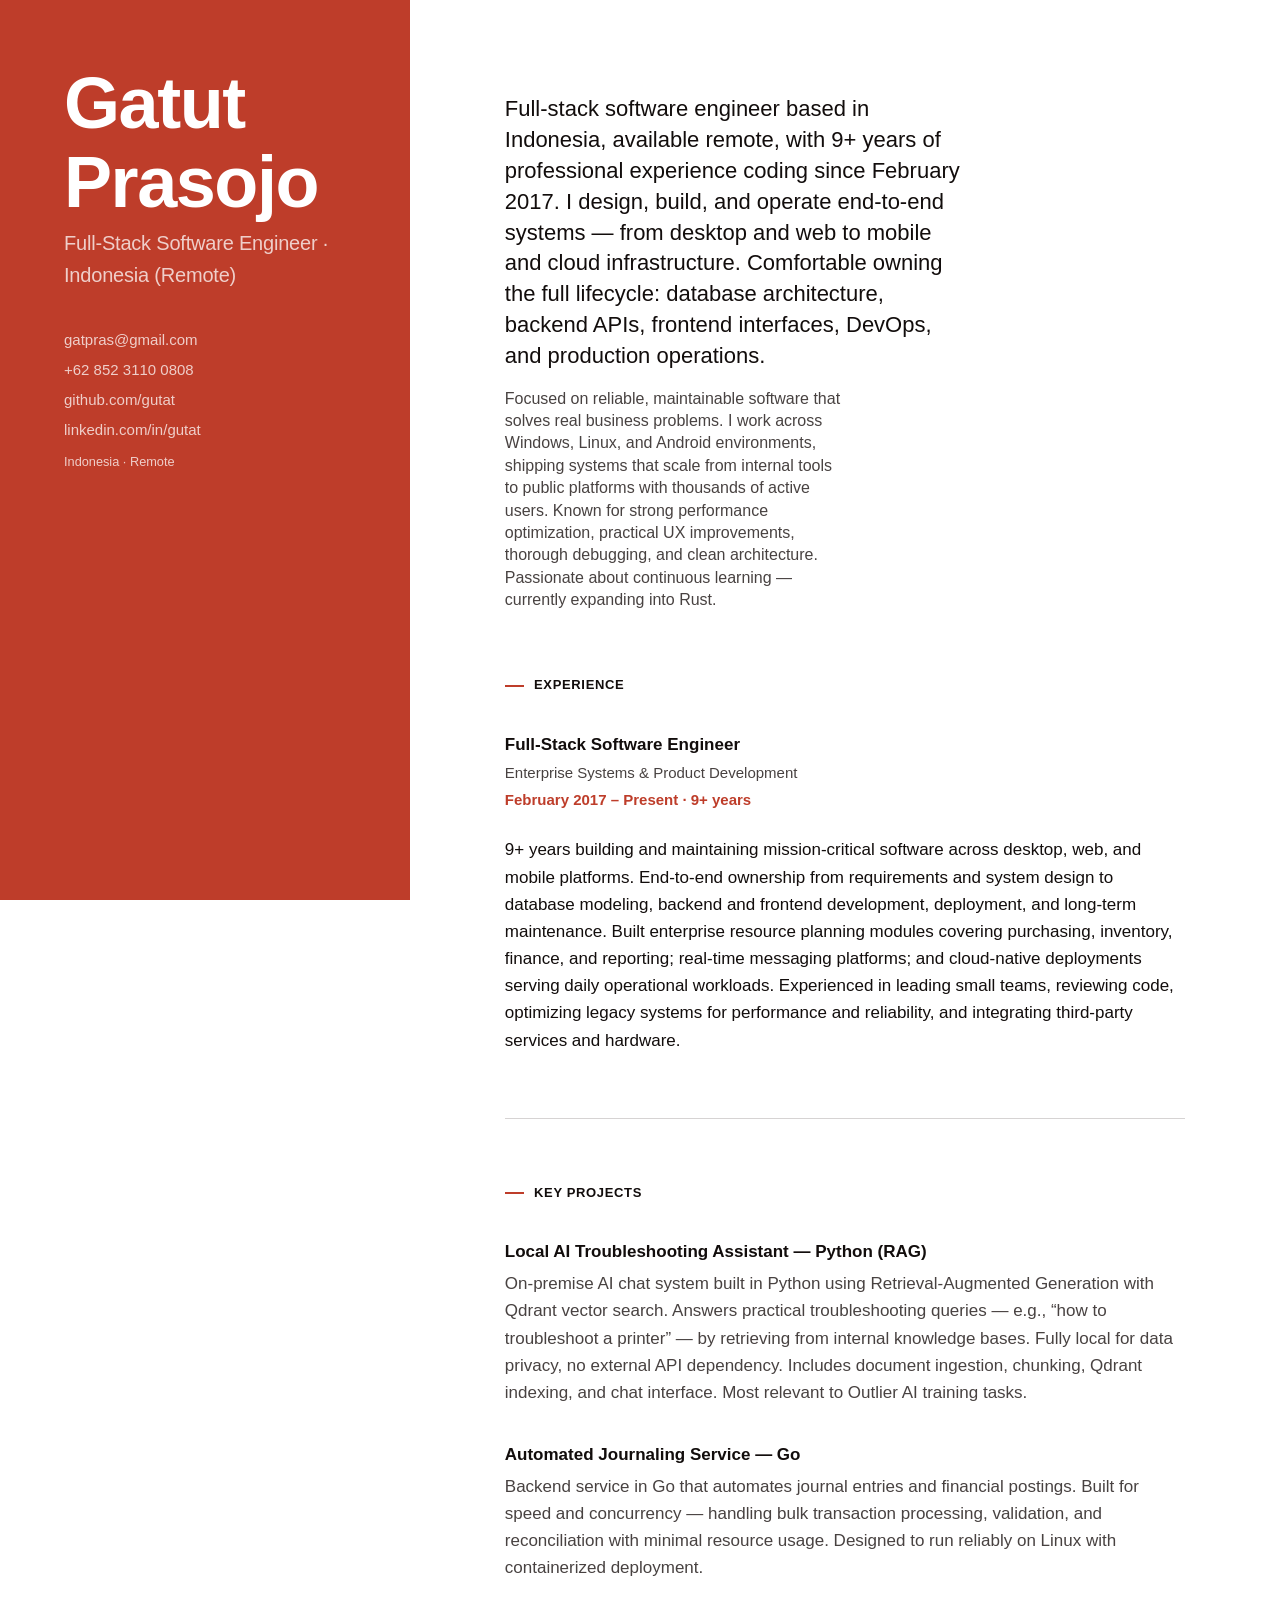
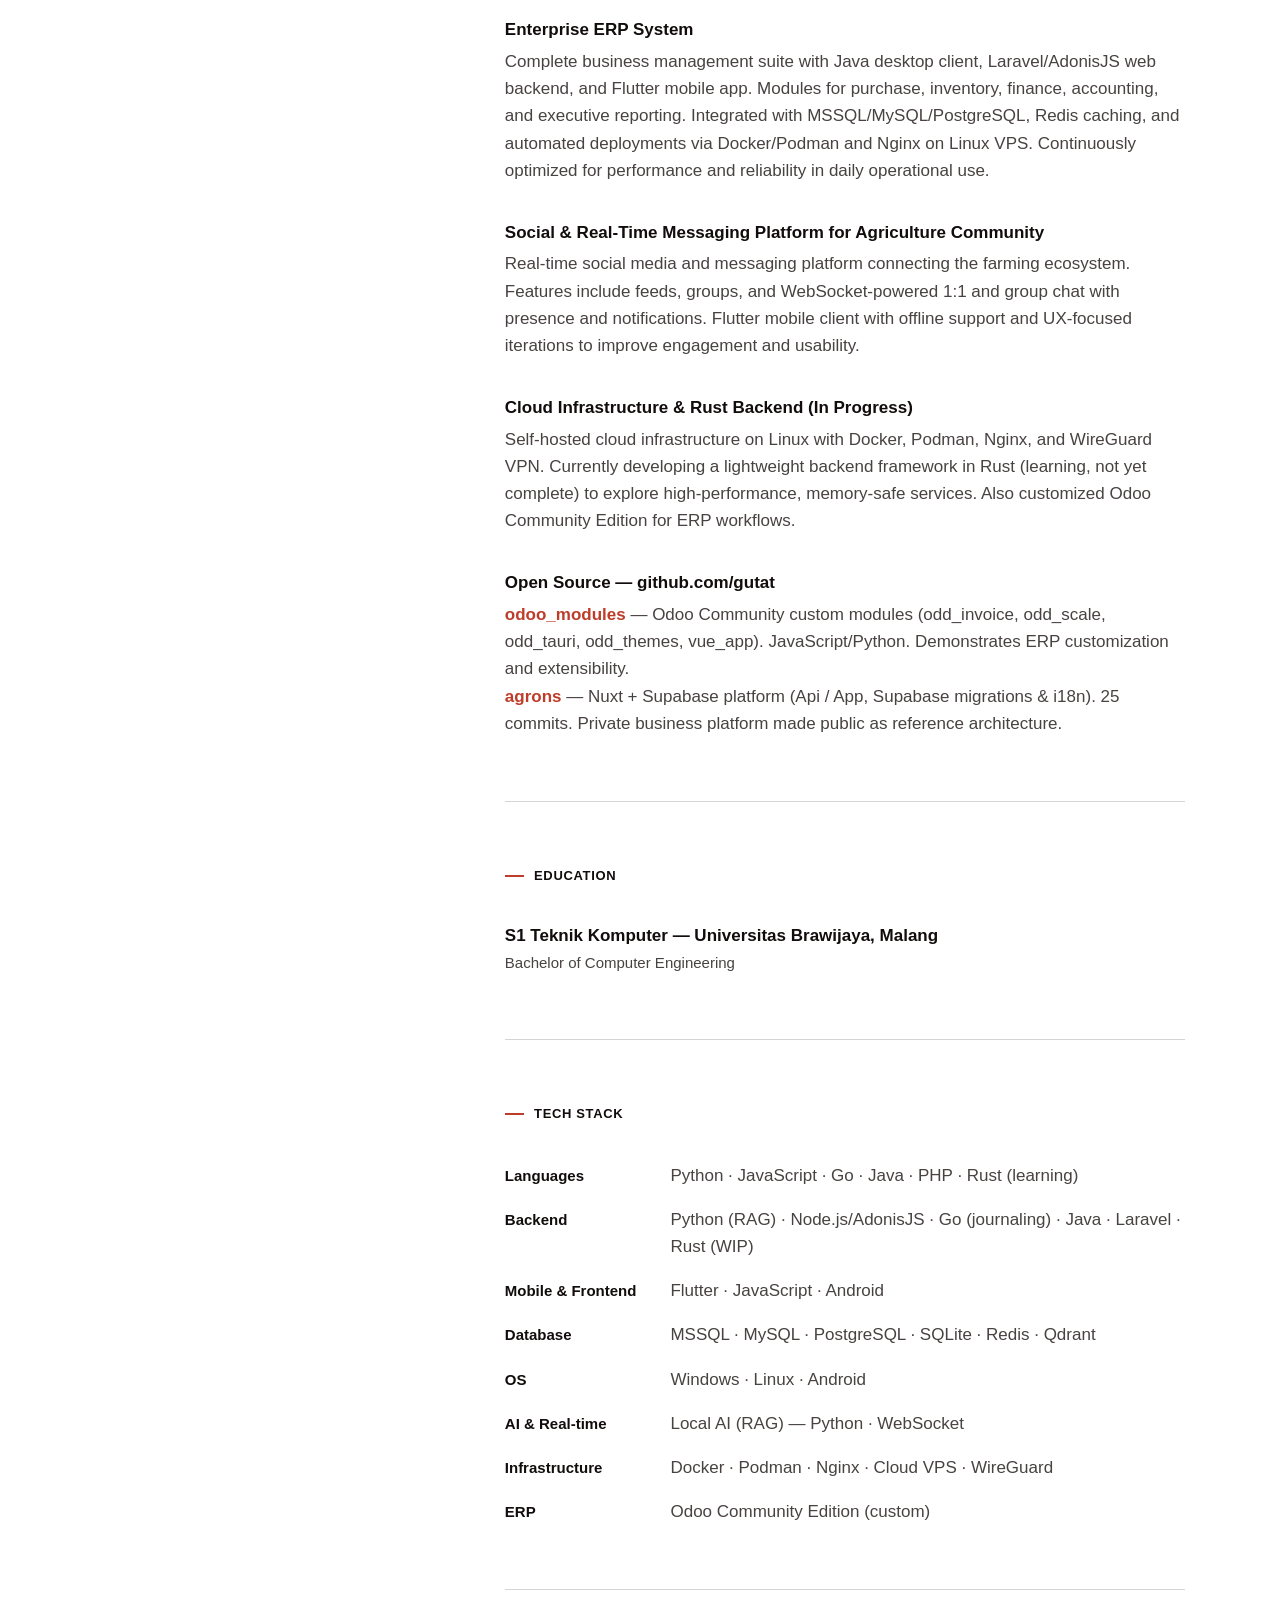
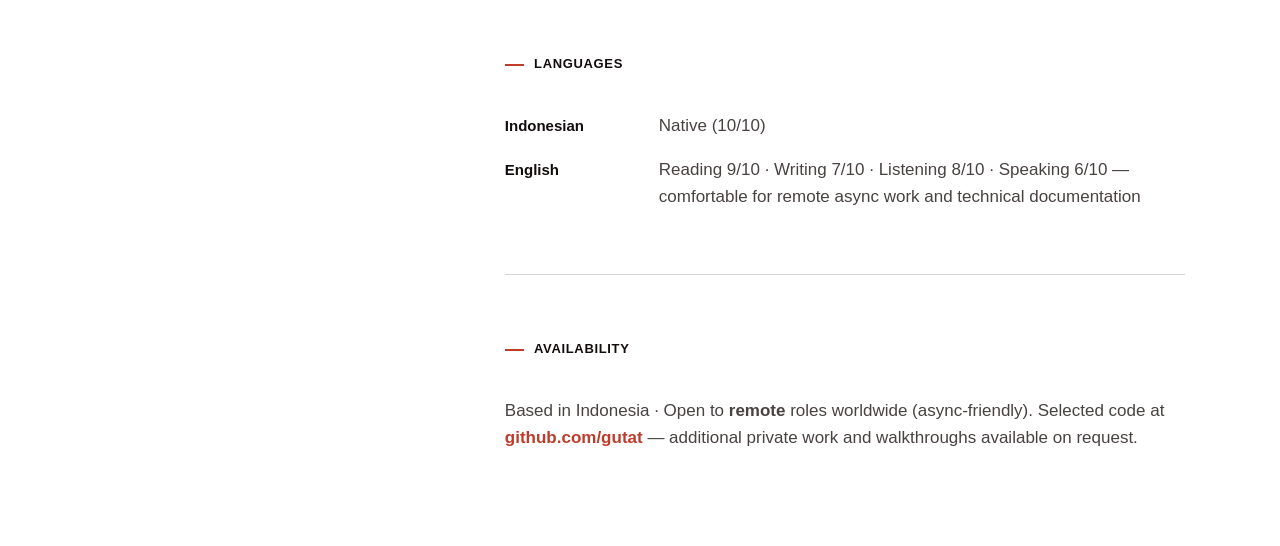
<file: index.html>
<!DOCTYPE html>
<html lang="en">
<head>
  <meta charset="UTF-8">
  <meta name="viewport" content="width=device-width, initial-scale=1.0">
  <title>Gatut Prasojo — Full-Stack Software Engineer</title>
  <meta name="description" content="Full-stack software engineer since February 2017. Python, JavaScript, Go primary — also Java, PHP, Rust (learning). RAG AI, enterprise systems and cloud infrastructure. Indonesia remote.">
  <meta name="author" content="Gatut Prasojo">
  <meta property="og:title" content="Gatut Prasojo — Full-Stack Software Engineer">
  <meta property="og:description" content="Full-stack software engineer since February 2017. Python, JavaScript, Go primary — RAG AI, enterprise systems and cloud infrastructure.">
  <meta property="og:type" content="website">
  <link rel="icon" href="data:image/svg+xml,<svg xmlns='http://www.w3.org/2000/svg' viewBox='0 0 100 100'><text y='.88em' font-size='90' font-family='system-ui' font-weight='900' fill='%23B84530'>G</text></svg>">
  <link rel="stylesheet" href="style.css">
  <style>
    /* ATS override: standard fonts, single page */
    body, .cv-name, .cv-role, .cv-bio, .cv-heading, .cv-project-title { font-family: Arial, Calibri, Helvetica, sans-serif !important; }
  </style>
</head>
<body>
  <main class="cv-layout" role="main">
    <aside class="panel-brand" style="flex:0 0 32%; max-width:420px;">
      <div class="brand-content" style="justify-content:flex-start; padding-top:0;">
        <div class="brand-info">
          <div class="brand-identity">
            <h1 class="cv-name">Gatut Prasojo</h1>
            <p class="cv-role">Full-Stack Software Engineer · Indonesia (Remote)</p>
          </div>
          <address class="cv-contact" aria-label="Contact information">
            <div class="contact-links">
              <a href="mailto:gatpras@gmail.com" id="contact-email">gatpras@gmail.com</a>
              <a href="tel:+6285231100808" id="contact-phone">+62 852 3110 0808</a>
              <a href="https://github.com/gutat" target="_blank" rel="noopener noreferrer" id="contact-github">github.com/gutat</a>
              <a href="https://id.linkedin.com/in/gutat" target="_blank" rel="noopener noreferrer" id="contact-linkedin">linkedin.com/in/gutat</a>
              <span style="color:var(--brand-muted); font-size:0.85em; margin-top:4px;">Indonesia · Remote</span>
            </div>
          </address>
        </div>
      </div>
    </aside>

    <section class="panel-content">
      <div class="content-wrapper">

        <section class="cv-section cv-section--hero" aria-label="About">
          <h2 class="sr-only">About</h2>
          <p class="cv-bio">
            Full-stack software engineer based in Indonesia, available remote, with 9+ years of professional experience coding since February 2017.
            I design, build, and operate end-to-end systems — from desktop and web to mobile and cloud infrastructure.
            Comfortable owning the full lifecycle: database architecture, backend APIs, frontend interfaces, DevOps, and production operations.
          </p>
          <p class="cv-bio" style="margin-top:1em; font-size:1rem; font-weight:400; color:var(--muted);">
            Focused on reliable, maintainable software that solves real business problems. I work across Windows, Linux, and Android environments, shipping systems that scale from internal tools to public platforms with thousands of active users. Known for strong performance optimization, practical UX improvements, thorough debugging, and clean architecture. Passionate about continuous learning — currently expanding into Rust.
          </p>
        </section>

        <section class="cv-section" aria-label="Experience">
          <h2 class="cv-heading">Experience</h2>
          <div class="cv-experience">
            <strong class="cv-company">Full-Stack Software Engineer</strong>
            <span class="cv-position">Enterprise Systems &amp; Product Development</span>
            <time class="cv-period" datetime="2017-02">February 2017 – Present · 9+ years</time>
            <p class="cv-exp-desc">
              9+ years building and maintaining mission-critical software across desktop, web, and mobile platforms. 
              End-to-end ownership from requirements and system design to database modeling, backend and frontend development, deployment, and long-term maintenance.
              Built enterprise resource planning modules covering purchasing, inventory, finance, and reporting; real-time messaging platforms; and cloud-native deployments serving daily operational workloads.
              Experienced in leading small teams, reviewing code, optimizing legacy systems for performance and reliability, and integrating third-party services and hardware.
            </p>
          </div>
        </section>

        <section class="cv-section" aria-label="Key Projects">
          <h2 class="cv-heading">Key Projects</h2>
          <article class="cv-project">
            <h3 class="cv-project-title">Local AI Troubleshooting Assistant — Python (RAG)</h3>
            <p class="cv-project-desc">
              On-premise AI chat system built in Python using Retrieval-Augmented Generation with Qdrant vector search. Answers practical troubleshooting queries — e.g., “how to troubleshoot a printer” — by retrieving from internal knowledge bases. Fully local for data privacy, no external API dependency. Includes document ingestion, chunking, Qdrant indexing, and chat interface. Most relevant to Outlier AI training tasks.
            </p>
          </article>
          <article class="cv-project">
            <h3 class="cv-project-title">Automated Journaling Service — Go</h3>
            <p class="cv-project-desc">
              Backend service in Go that automates journal entries and financial postings. Built for speed and concurrency — handling bulk transaction processing, validation, and reconciliation with minimal resource usage. Designed to run reliably on Linux with containerized deployment.
            </p>
          </article>
          <article class="cv-project">
            <h3 class="cv-project-title">Enterprise ERP System</h3>
            <p class="cv-project-desc">
              Complete business management suite with Java desktop client, Laravel/AdonisJS web backend, and Flutter mobile app. Modules for purchase, inventory, finance, accounting, and executive reporting. Integrated with MSSQL/MySQL/PostgreSQL, Redis caching, and automated deployments via Docker/Podman and Nginx on Linux VPS. Continuously optimized for performance and reliability in daily operational use.
            </p>
          </article>
          <article class="cv-project">
            <h3 class="cv-project-title">Social &amp; Real-Time Messaging Platform for Agriculture Community</h3>
            <p class="cv-project-desc">
              Real-time social media and messaging platform connecting the farming ecosystem. Features include feeds, groups, and WebSocket-powered 1:1 and group chat with presence and notifications. Flutter mobile client with offline support and UX-focused iterations to improve engagement and usability.
            </p>
          </article>
          <article class="cv-project">
            <h3 class="cv-project-title">Cloud Infrastructure &amp; Rust Backend (In Progress)</h3>
            <p class="cv-project-desc">
              Self-hosted cloud infrastructure on Linux with Docker, Podman, Nginx, and WireGuard VPN. Currently developing a lightweight backend framework in Rust (learning, not yet complete) to explore high-performance, memory-safe services. Also customized Odoo Community Edition for ERP workflows.
            </p>
          </article>
          <article class="cv-project">
            <h3 class="cv-project-title">Open Source — github.com/gutat</h3>
            <p class="cv-project-desc">
              <a href="https://github.com/gutat/odoo_modules" target="_blank" rel="noopener noreferrer" style="color:var(--primary);font-weight:600;">odoo_modules</a> — Odoo Community custom modules (odd_invoice, odd_scale, odd_tauri, odd_themes, vue_app). JavaScript/Python. Demonstrates ERP customization and extensibility.<br>
              <a href="https://github.com/gutat/agrons" target="_blank" rel="noopener noreferrer" style="color:var(--primary);font-weight:600;">agrons</a> — Nuxt + Supabase platform (Api / App, Supabase migrations &amp; i18n). 25 commits. Private business platform made public as reference architecture.
            </p>
          </article>
        </section>

        <section class="cv-section" aria-label="Education">
          <h2 class="cv-heading">Education</h2>
          <div class="cv-experience">
            <strong class="cv-company">S1 Teknik Komputer — Universitas Brawijaya, Malang</strong>
            <span class="cv-position">Bachelor of Computer Engineering</span>
          </div>
        </section>

        <section class="cv-section" aria-label="Tech Stack">
          <h2 class="cv-heading">Tech Stack</h2>
          <dl class="cv-stack">
            <div class="cv-stack-row">
              <dt>Languages</dt>
              <dd>Python · JavaScript · Go · Java · PHP · Rust (learning)</dd>
            </div>
            <div class="cv-stack-row">
              <dt>Backend</dt>
              <dd>Python (RAG) · Node.js/AdonisJS · Go (journaling) · Java · Laravel · Rust (WIP)</dd>
            </div>
            <div class="cv-stack-row">
              <dt>Mobile &amp; Frontend</dt>
              <dd>Flutter · JavaScript · Android</dd>
            </div>
            <div class="cv-stack-row">
              <dt>Database</dt>
              <dd>MSSQL · MySQL · PostgreSQL · SQLite · Redis · Qdrant</dd>
            </div>
            <div class="cv-stack-row">
              <dt>OS</dt>
              <dd>Windows · Linux · Android</dd>
            </div>
            <div class="cv-stack-row">
              <dt>AI &amp; Real-time</dt>
              <dd>Local AI (RAG) — Python · WebSocket</dd>
            </div>
            <div class="cv-stack-row">
              <dt>Infrastructure</dt>
              <dd>Docker · Podman · Nginx · Cloud VPS · WireGuard</dd>
            </div>
            <div class="cv-stack-row">
              <dt>ERP</dt>
              <dd>Odoo Community Edition (custom)</dd>
            </div>
          </dl>
        </section>

        <section class="cv-section" aria-label="Languages">
          <h2 class="cv-heading">Languages</h2>
          <dl class="cv-stack">
            <div class="cv-stack-row">
              <dt>Indonesian</dt>
              <dd>Native (10/10)</dd>
            </div>
            <div class="cv-stack-row">
              <dt>English</dt>
              <dd>Reading 9/10 · Writing 7/10 · Listening 8/10 · Speaking 6/10 — comfortable for remote async work and technical documentation</dd>
            </div>
          </dl>
        </section>

        <section class="cv-section" aria-label="Availability">
          <h2 class="cv-heading">Availability</h2>
          <p class="cv-project-desc">
            Based in Indonesia · Open to <strong>remote</strong> roles worldwide (async-friendly). Selected code at <a href="https://github.com/gutat" target="_blank" rel="noopener noreferrer" style="color:var(--primary);font-weight:600;">github.com/gutat</a> — additional private work and walkthroughs available on request.
          </p>
        </section>

      </div>
    </section>
  </main>
</body>
</html>
</file>
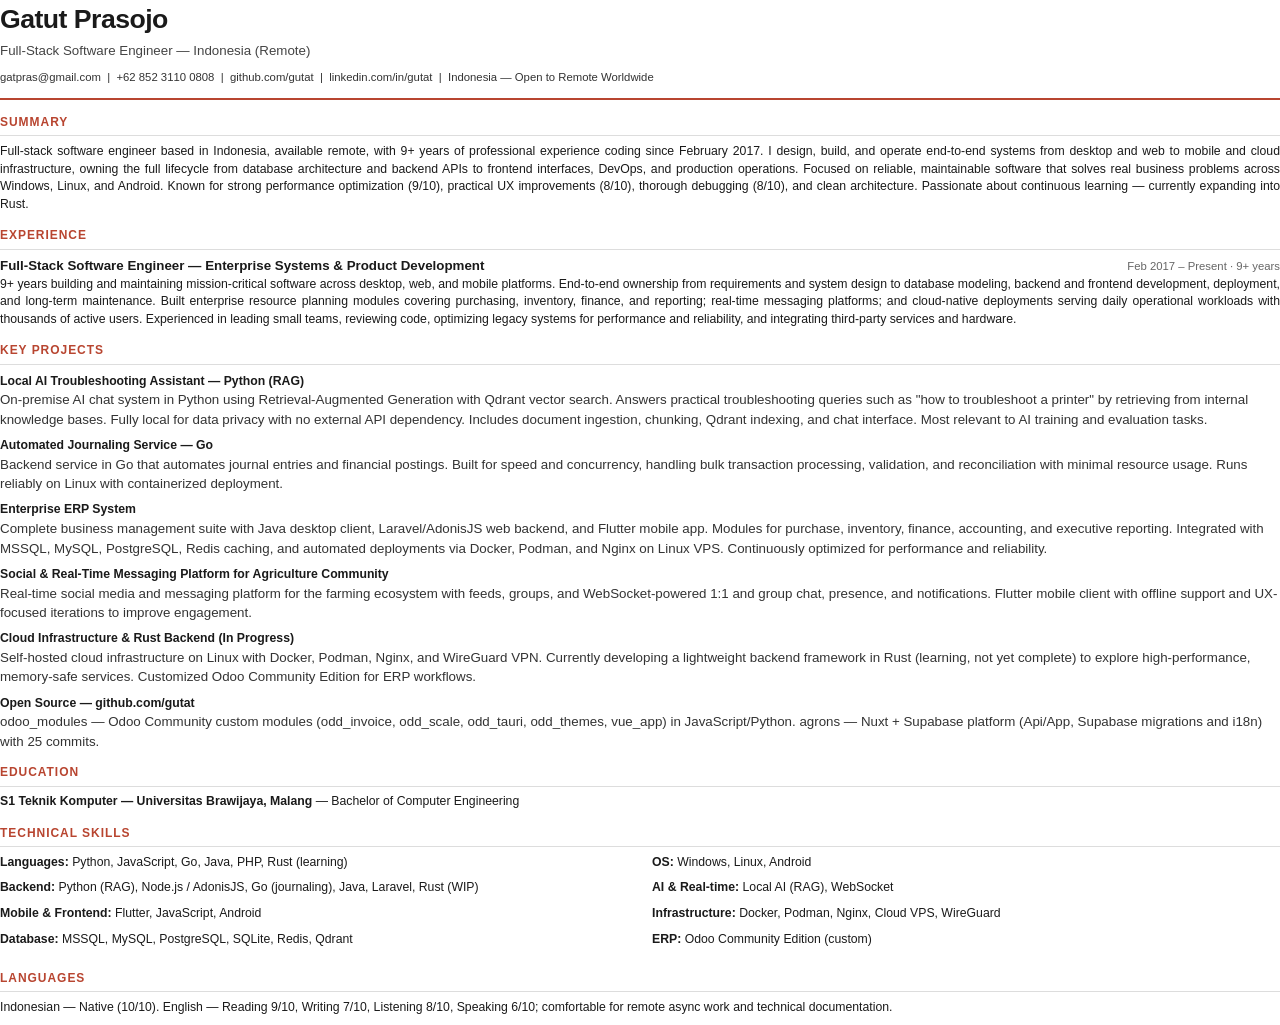
<file: Gatut_Prasojo_Resume.html>
<!DOCTYPE html>
<html lang="en">
<head>
<meta charset="UTF-8">
<title>Gatut Prasojo — Resume</title>
<style>
  @page { size: A4; margin: 18mm 16mm 16mm 16mm; }
  * { margin:0; padding:0; box-sizing:border-box; }
  body { font-family: Arial, Calibri, Helvetica, sans-serif; font-size: 10pt; line-height: 1.45; color: #1a1a1a; }
  h1 { font-size: 20pt; font-weight: 700; letter-spacing: -0.02em; margin-bottom: 2pt; }
  .subtitle { font-size: 10pt; color: #444; margin-bottom: 6pt; }
  .contact { font-size: 8.5pt; color: #333; margin-bottom: 10pt; }
  .contact a { color: #333; text-decoration: none; }
  hr { border: none; border-top: 1.5pt solid #B84530; margin: 8pt 0; }
  h2 { font-size: 9pt; font-weight: 700; text-transform: uppercase; letter-spacing: 0.08em; color: #B84530; margin: 10pt 0 5pt 0; border-bottom: 0.5pt solid #ddd; padding-bottom: 3pt; }
  p, li { font-size: 9.2pt; }
  p { margin-bottom: 6pt; text-align: justify; }
  ul { margin: 0 0 6pt 16pt; }
  li { margin-bottom: 3pt; }
  .row { display:flex; justify-content:space-between; align-items:baseline; gap:12pt; }
  .role { font-weight:700; }
  .period { font-size:8.5pt; color:#666; white-space:nowrap; }
  .project-title { font-weight:700; font-size:9.2pt; margin-top:6pt; }
  .project-desc { color:#333; margin-bottom:4pt; }
  .cols { display:flex; gap:18pt; }
  .cols > div { flex:1; }
  .label { font-weight:700; }
  strong { font-weight:700; }
</style>
</head>
<body>

<h1>Gatut Prasojo</h1>
<div class="subtitle">Full-Stack Software Engineer — Indonesia (Remote)</div>
<div class="contact">
  gatpras@gmail.com &nbsp;|&nbsp; +62 852 3110 0808 &nbsp;|&nbsp; github.com/gutat &nbsp;|&nbsp; linkedin.com/in/gutat &nbsp;|&nbsp; Indonesia — Open to Remote Worldwide
</div>
<hr>

<h2>Summary</h2>
<p>
Full-stack software engineer based in Indonesia, available remote, with 9+ years of professional experience coding since February 2017. I design, build, and operate end-to-end systems from desktop and web to mobile and cloud infrastructure, owning the full lifecycle from database architecture and backend APIs to frontend interfaces, DevOps, and production operations. Focused on reliable, maintainable software that solves real business problems across Windows, Linux, and Android. Known for strong performance optimization (9/10), practical UX improvements (8/10), thorough debugging (8/10), and clean architecture. Passionate about continuous learning — currently expanding into Rust.
</p>

<h2>Experience</h2>
<div class="row">
  <span class="role">Full-Stack Software Engineer — Enterprise Systems &amp; Product Development</span>
  <span class="period">Feb 2017 – Present · 9+ years</span>
</div>
<p>
9+ years building and maintaining mission-critical software across desktop, web, and mobile platforms. End-to-end ownership from requirements and system design to database modeling, backend and frontend development, deployment, and long-term maintenance. Built enterprise resource planning modules covering purchasing, inventory, finance, and reporting; real-time messaging platforms; and cloud-native deployments serving daily operational workloads with thousands of active users. Experienced in leading small teams, reviewing code, optimizing legacy systems for performance and reliability, and integrating third-party services and hardware.
</p>

<h2>Key Projects</h2>
<div class="project-title">Local AI Troubleshooting Assistant — Python (RAG)</div>
<div class="project-desc">On-premise AI chat system in Python using Retrieval-Augmented Generation with Qdrant vector search. Answers practical troubleshooting queries such as "how to troubleshoot a printer" by retrieving from internal knowledge bases. Fully local for data privacy with no external API dependency. Includes document ingestion, chunking, Qdrant indexing, and chat interface. Most relevant to AI training and evaluation tasks.</div>

<div class="project-title">Automated Journaling Service — Go</div>
<div class="project-desc">Backend service in Go that automates journal entries and financial postings. Built for speed and concurrency, handling bulk transaction processing, validation, and reconciliation with minimal resource usage. Runs reliably on Linux with containerized deployment.</div>

<div class="project-title">Enterprise ERP System</div>
<div class="project-desc">Complete business management suite with Java desktop client, Laravel/AdonisJS web backend, and Flutter mobile app. Modules for purchase, inventory, finance, accounting, and executive reporting. Integrated with MSSQL, MySQL, PostgreSQL, Redis caching, and automated deployments via Docker, Podman, and Nginx on Linux VPS. Continuously optimized for performance and reliability.</div>

<div class="project-title">Social &amp; Real-Time Messaging Platform for Agriculture Community</div>
<div class="project-desc">Real-time social media and messaging platform for the farming ecosystem with feeds, groups, and WebSocket-powered 1:1 and group chat, presence, and notifications. Flutter mobile client with offline support and UX-focused iterations to improve engagement.</div>

<div class="project-title">Cloud Infrastructure &amp; Rust Backend (In Progress)</div>
<div class="project-desc">Self-hosted cloud infrastructure on Linux with Docker, Podman, Nginx, and WireGuard VPN. Currently developing a lightweight backend framework in Rust (learning, not yet complete) to explore high-performance, memory-safe services. Customized Odoo Community Edition for ERP workflows.</div>

<div class="project-title">Open Source — github.com/gutat</div>
<div class="project-desc">odoo_modules — Odoo Community custom modules (odd_invoice, odd_scale, odd_tauri, odd_themes, vue_app) in JavaScript/Python. agrons — Nuxt + Supabase platform (Api/App, Supabase migrations and i18n) with 25 commits.</div>

<h2>Education</h2>
<p><strong>S1 Teknik Komputer — Universitas Brawijaya, Malang</strong> — Bachelor of Computer Engineering</p>

<h2>Technical Skills</h2>
<div class="cols">
  <div>
    <p><span class="label">Languages:</span> Python, JavaScript, Go, Java, PHP, Rust (learning)</p>
    <p><span class="label">Backend:</span> Python (RAG), Node.js / AdonisJS, Go (journaling), Java, Laravel, Rust (WIP)</p>
    <p><span class="label">Mobile &amp; Frontend:</span> Flutter, JavaScript, Android</p>
    <p><span class="label">Database:</span> MSSQL, MySQL, PostgreSQL, SQLite, Redis, Qdrant</p>
  </div>
  <div>
    <p><span class="label">OS:</span> Windows, Linux, Android</p>
    <p><span class="label">AI &amp; Real-time:</span> Local AI (RAG), WebSocket</p>
    <p><span class="label">Infrastructure:</span> Docker, Podman, Nginx, Cloud VPS, WireGuard</p>
    <p><span class="label">ERP:</span> Odoo Community Edition (custom)</p>
  </div>
</div>

<h2>Languages</h2>
<p>Indonesian — Native (10/10). English — Reading 9/10, Writing 7/10, Listening 8/10, Speaking 6/10; comfortable for remote async work and technical documentation.</p>

</body>
</html>
</file>
<file: style.css>
/* ============================================
   RESET
   ============================================ */
*,
*::before,
*::after {
  box-sizing: border-box;
  margin: 0;
  padding: 0;
}

/* ============================================
   DESIGN TOKENS
   Palette: Committed crimson on pure white
   Seed: oklch(0.544 0.169 31.3)
   ============================================ */
:root {
  /* Color — OKLCH only */
  --primary: oklch(0.544 0.169 31.3);
  --primary-hover: oklch(0.470 0.185 31.3);
  --bg: oklch(1.000 0.000 0);
  --ink: oklch(0.165 0.010 31.3);
  --muted: oklch(0.385 0.008 31.3);
  --rule: oklch(0.870 0.003 31.3);
  --focus-ring: oklch(0.544 0.169 31.3);

  /* Brand Panel Specifics */
  --brand-bg: var(--primary);
  --brand-ink: oklch(1.000 0.000 0); /* white */
  --brand-muted: rgba(255, 255, 255, 0.75);
  --brand-rule: rgba(255, 255, 255, 0.2);

  /* Typography */
  --font: 'Archivo', system-ui, -apple-system, sans-serif;

  /* Type scale */
  --text-name: clamp(2.5rem, 2rem + 3.5vw, 4.5rem);
  --text-role: clamp(1rem, 0.9rem + 0.5vw, 1.25rem);
  --text-bio: clamp(1.125rem, 1rem + 0.5vw, 1.375rem);
  --text-body: 1.0625rem;
  --text-sm: 0.9375rem;
  --text-project-title: 1.0625rem;
  --text-heading: 0.8125rem;

  /* Leading */
  --leading-body: 1.6;
  --leading-tight: 1.1;
  --leading-snug: 1.4;

  /* Spacing */
  --space-page: clamp(1.5rem, 2vw + 2rem, 4rem);
  --space-xl: clamp(2rem, 2vw + 2.5rem, 4rem);
  --space-lg: clamp(1.5rem, 1vw + 1.5rem, 2.5rem);
  --space-md: clamp(1rem, 1vw + 1rem, 1.5rem);
  --space-sm: 0.75rem;
  --space-xs: 0.375rem;

  /* Motion */
  --ease-out-expo: cubic-bezier(0.16, 1, 0.3, 1);
  --dur-reveal: 1s;
  --dur-fast: 0.2s;
}

/* ============================================
   BASE
   ============================================ */
html {
  color-scheme: light;
  scroll-behavior: smooth;
}

body {
  font-family: var(--font);
  font-size: var(--text-body);
  line-height: var(--leading-body);
  color: var(--ink);
  background-color: var(--bg);
  -webkit-font-smoothing: antialiased;
  -moz-osx-font-smoothing: grayscale;
  text-rendering: optimizeLegibility;
  font-kerning: normal;
}

a {
  color: inherit;
  text-decoration: none;
  transition: all var(--dur-fast) ease;
}

a:hover {
  color: var(--primary);
}

a:focus-visible {
  outline: 2px solid var(--focus-ring);
  outline-offset: 3px;
  border-radius: 2px;
}

strong {
  font-weight: 700;
}

.sr-only {
  position: absolute;
  width: 1px;
  height: 1px;
  padding: 0;
  margin: -1px;
  overflow: hidden;
  clip: rect(0, 0, 0, 0);
  white-space: nowrap;
  border-width: 0;
}

/* ============================================
   LAYOUT — DUAL PANEL
   ============================================ */
.cv-layout {
  display: flex;
  min-height: 100vh;
  min-height: 100dvh;
}

/* ============================================
   LEFT PANEL: BRAND (Fixed on Desktop)
   ============================================ */
.panel-brand {
  flex: 0 0 40%;
  max-width: 500px;
  background-color: var(--brand-bg);
  color: var(--brand-ink);
  position: sticky;
  top: 0;
  height: 100vh;
  height: 100dvh;
  padding: var(--space-xl);
  display: flex;
  flex-direction: column;
  justify-content: space-between;
  overflow: hidden;
  z-index: 10;
}

.brand-content {
  display: flex;
  flex-direction: column;
  height: 100%;
}

.portrait-wrapper {
  margin-bottom: var(--space-xl);
  flex: 1 1 auto;
  min-height: 0;
  display: flex;
  align-items: center;
  justify-content: center;
  animation: fade-in var(--dur-reveal) var(--ease-out-expo) both;
}

.portrait-img {
  width: 100%;
  max-height: 100%;
  object-fit: cover;
  border-radius: 2px;
  /* Blend nicely with the crimson background */
  mix-blend-mode: multiply;
  filter: grayscale(100%) contrast(1.2) brightness(1.1);
  opacity: 0.9;
  box-shadow: 0 20px 40px rgba(0, 0, 0, 0.2);
}

.brand-info {
  flex-shrink: 0;
  animation: slide-up var(--dur-reveal) var(--ease-out-expo) 0.2s both;
}

.cv-name {
  font-size: var(--text-name);
  font-weight: 900;
  line-height: var(--leading-tight);
  color: var(--brand-ink);
  letter-spacing: -0.02em;
  text-wrap: balance;
}

.cv-role {
  font-size: var(--text-role);
  font-weight: 500;
  color: var(--brand-muted);
  margin-top: 0.25em;
  letter-spacing: -0.01em;
}

.cv-contact {
  margin-top: var(--space-lg);
  display: flex;
  flex-direction: column;
  gap: var(--space-md);
  font-style: normal;
  font-size: var(--text-sm);
}

.contact-links {
  display: flex;
  flex-direction: column;
  gap: 0.4em;
}

.cv-contact a {
  color: var(--brand-muted);
  font-weight: 500;
  position: relative;
  width: fit-content;
}

.cv-contact a:hover {
  color: var(--brand-ink);
}

.cv-contact-pdf {
  color: var(--brand-ink) !important;
  font-weight: 700 !important;
  border: 1px solid var(--brand-rule);
  padding: 0.75em 1.25em;
  border-radius: 4px;
  text-align: center;
  margin-top: var(--space-sm);
}

.cv-contact-pdf:hover {
  background-color: var(--brand-ink);
  color: var(--brand-bg) !important;
  border-color: var(--brand-ink);
}

/* ============================================
   RIGHT PANEL: CONTENT (Scrollable)
   ============================================ */
.panel-content {
  flex: 1;
  background-color: var(--bg);
  padding: var(--space-page);
  display: flex;
  justify-content: center;
  align-items: flex-start;
}

.content-wrapper {
  width: 100%;
  max-width: 680px; /* Optimal reading line length */
  padding-block: var(--space-lg);
  animation: slide-up-subtle var(--dur-reveal) var(--ease-out-expo) 0.3s both;
}

/* ============================================
   SECTIONS
   ============================================ */
.cv-section {
  margin-bottom: var(--space-xl);
  padding-bottom: var(--space-xl);
  border-bottom: 1px solid var(--rule);
}

.cv-section:last-child {
  margin-bottom: 0;
  padding-bottom: 0;
  border-bottom: none;
}

/* Confident, compact headings */
.cv-heading {
  font-size: var(--text-heading);
  font-weight: 800;
  color: var(--ink);
  text-transform: uppercase;
  letter-spacing: 0.05em;
  margin-bottom: var(--space-lg);
  display: flex;
  align-items: center;
  gap: 0.75em;
}

/* Decorative dash before heading */
.cv-heading::before {
  content: '';
  display: block;
  width: 1.5em;
  height: 2px;
  background-color: var(--primary);
}

/* ============================================
   BIO
   ============================================ */
.cv-section--hero {
  border-bottom: none;
  padding-bottom: 0;
}

.cv-bio {
  font-size: var(--text-bio);
  line-height: var(--leading-snug);
  font-weight: 500;
  color: var(--ink);
  text-wrap: pretty;
  max-width: 38ch;
}

/* ============================================
   EXPERIENCE
   ============================================ */
.cv-experience {
  display: flex;
  flex-direction: column;
}

.cv-company {
  font-size: var(--text-body);
  font-weight: 700;
  line-height: var(--leading-snug);
}

.cv-position {
  font-size: var(--text-sm);
  color: var(--muted);
  margin-top: 0.25em;
}

.cv-period {
  font-size: var(--text-sm);
  color: var(--primary);
  font-weight: 600;
  margin-top: 0.25em;
  font-variant-numeric: tabular-nums;
}

.cv-exp-desc {
  font-size: var(--text-body);
  color: var(--ink);
  margin-top: var(--space-md);
  text-wrap: pretty;
}

/* ============================================
   PROJECTS
   ============================================ */
.cv-project {
  margin-bottom: var(--space-lg);
}

.cv-project:last-child {
  margin-bottom: 0;
}

.cv-project-title {
  font-size: var(--text-project-title);
  font-weight: 700;
  line-height: var(--leading-snug);
  margin-bottom: 0.35em;
}

.cv-project-desc {
  font-size: var(--text-body);
  color: var(--muted);
  text-wrap: pretty;
}

/* ============================================
   TECH STACK
   ============================================ */
.cv-stack {
  display: grid;
  grid-template-columns: minmax(120px, auto) 1fr;
  gap: 1em 2em;
  align-items: baseline;
}

.cv-stack-row {
  display: contents;
}

.cv-stack dt {
  font-size: var(--text-sm);
  font-weight: 700;
  color: var(--ink);
}

.cv-stack dd {
  font-size: var(--text-body);
  color: var(--muted);
  margin: 0;
}

/* ============================================
   ANIMATIONS
   ============================================ */
@keyframes slide-up {
  from {
    opacity: 0;
    transform: translateY(2rem);
  }
  to {
    opacity: 1;
    transform: translateY(0);
  }
}

@keyframes slide-up-subtle {
  from {
    opacity: 0;
    transform: translateY(1rem);
  }
  to {
    opacity: 1;
    transform: translateY(0);
  }
}

@keyframes fade-in {
  from {
    opacity: 0;
  }
  to {
    opacity: 1;
  }
}

@media (prefers-reduced-motion: reduce) {
  *, *::before, *::after {
    animation-duration: 0.01ms !important;
    animation-iteration-count: 1 !important;
    transition-duration: 0.01ms !important;
    scroll-behavior: auto !important;
  }
}

/* ============================================
   RESPONSIVE
   ============================================ */
@media (max-width: 900px) {
  .cv-layout {
    flex-direction: column;
  }

  .panel-brand {
    flex: none;
    max-width: none;
    width: 100%;
    height: auto;
    position: relative;
    padding: var(--space-page);
    min-height: 80vh;
  }

  .portrait-wrapper {
    margin-bottom: var(--space-page);
  }

  .cv-contact {
    flex-direction: row;
    flex-wrap: wrap;
    justify-content: space-between;
    align-items: flex-end;
  }

  .contact-links {
    flex-direction: row;
    flex-wrap: wrap;
    gap: 0.75em 1.5em;
  }

  .cv-contact-pdf {
    margin-top: 0;
  }

  .panel-content {
    padding: var(--space-page);
  }
}

@media (max-width: 600px) {
  .cv-stack {
    grid-template-columns: 1fr;
    gap: 0.25em;
  }

  .cv-stack-row {
    display: flex;
    flex-direction: column;
    gap: 0.125em;
    margin-bottom: 1em;
  }

  .cv-stack-row:last-child {
    margin-bottom: 0;
  }
  
  .cv-contact {
    flex-direction: column;
    align-items: stretch;
  }
  
  .cv-contact-pdf {
    margin-top: var(--space-md);
  }
}

/* ============================================
   PRINT
   ============================================ */
@media print {
  body { font-size: 10pt; color: black; background: white; }
  .cv-layout { display: block; }
  .panel-brand { 
    position: static; 
    height: auto; 
    padding: 0; 
    background: transparent; 
    color: black;
    margin-bottom: 2rem;
    border-bottom: 3px solid black;
    padding-bottom: 1rem;
  }
  .portrait-wrapper { display: none; }
  .panel-brand .cv-name { color: black; font-size: 24pt; }
  .panel-brand .cv-role { color: #444; }
  .panel-brand .cv-contact a { color: #444; }
  .contact-links { flex-direction: row; gap: 1rem; }
  .cv-contact-pdf { display: none; }
  .panel-content { padding: 0; }
  .cv-section { border-bottom: 1px solid #ccc; padding-bottom: 1rem; margin-bottom: 1rem; }
  .cv-heading::before { background-color: black; }
  *, *::before, *::after { animation: none !important; transition: none !important; }
}
</file>
